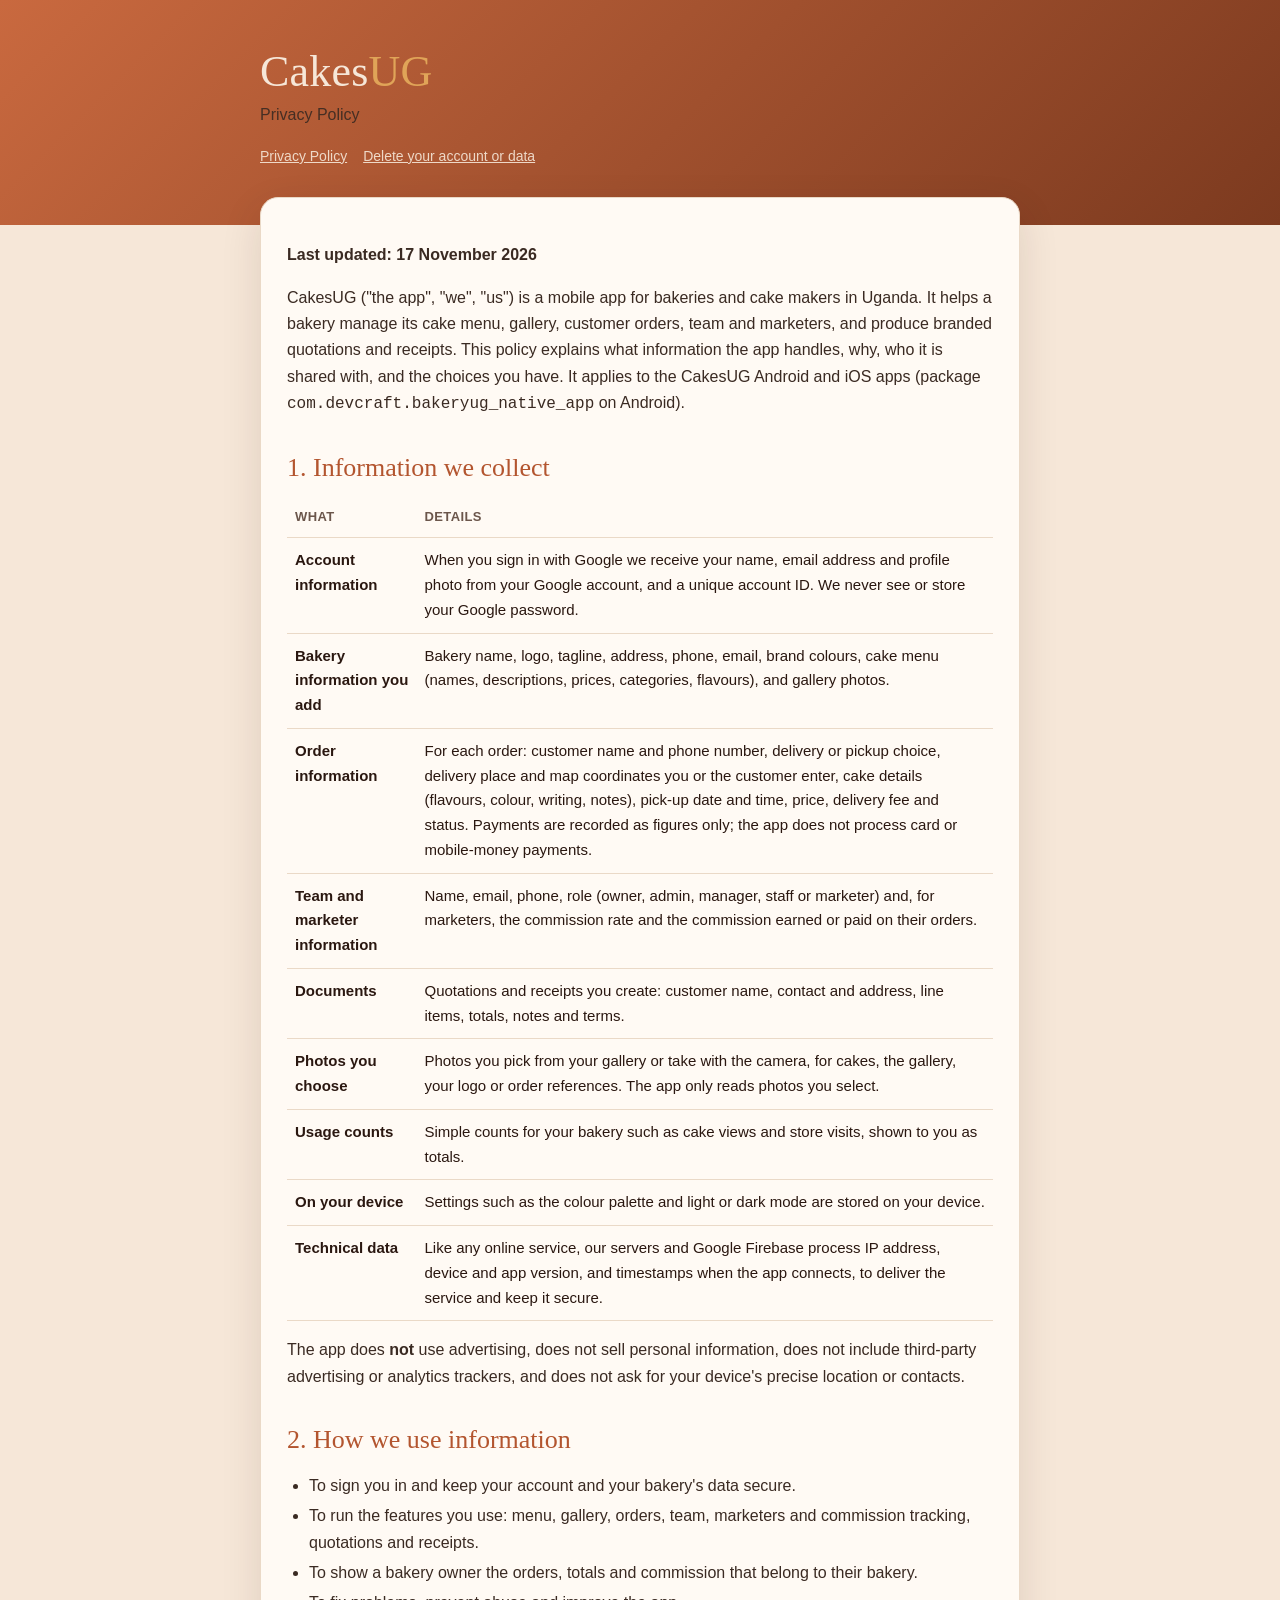
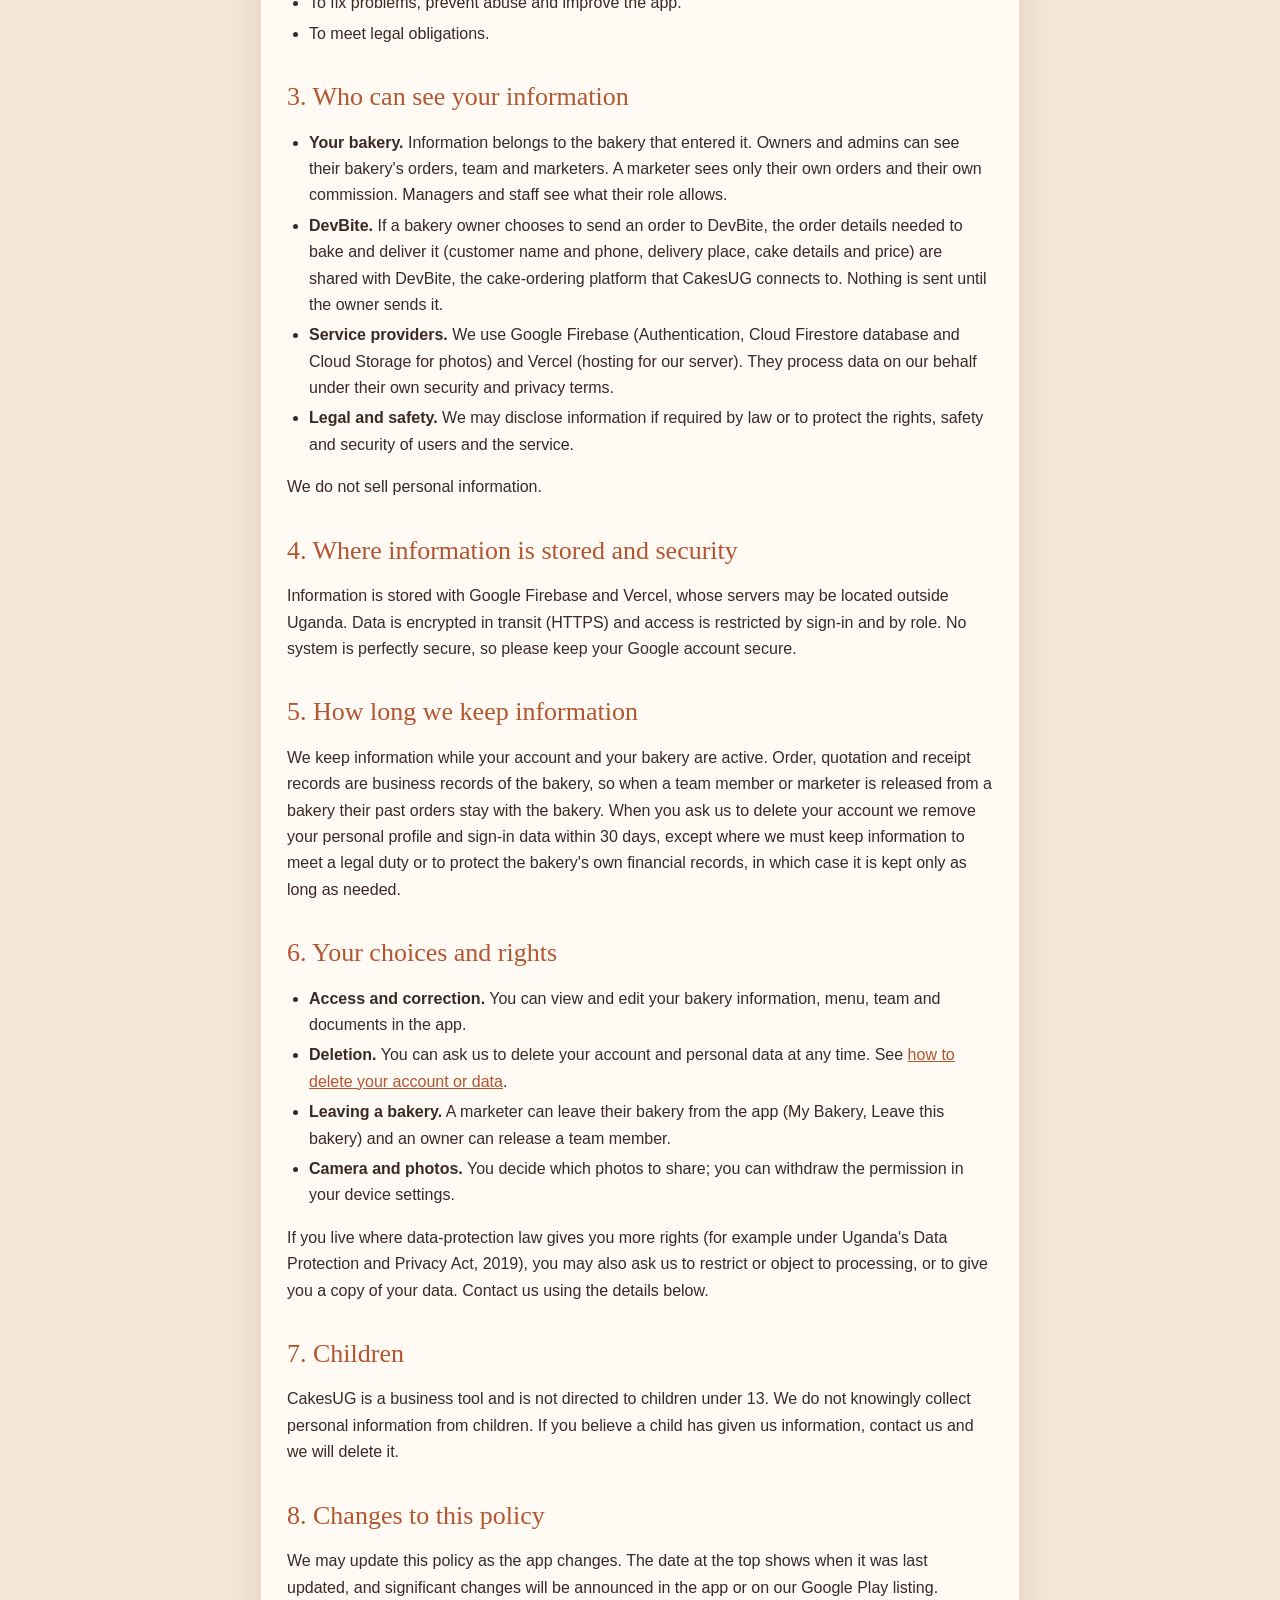
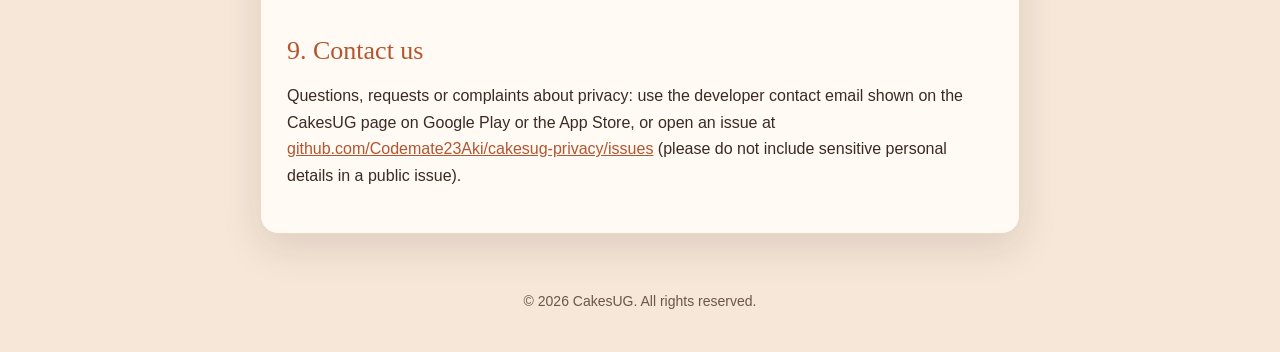
<file: index.html>
<!doctype html>
<html lang="en">
<head>
<meta charset="utf-8">
<meta name="viewport" content="width=device-width,initial-scale=1">
<title>CakesUG Privacy Policy</title>
<meta name="description" content="How the CakesUG app collects, uses, shares and protects information.">
<link rel="stylesheet" href="style.css">
</head>
<body>
<header><div class="wrap">
  <h1>Cakes<span>UG</span></h1>
  <p>Privacy Policy</p>
  <nav style="margin-top:14px"><a href="index.html">Privacy Policy</a><a href="delete-account.html">Delete your account or data</a></nav>
</div></header>
<main><div class="wrap"><div class="card">

<p><strong>Last updated: 17 November 2026</strong></p>
<p>CakesUG ("the app", "we", "us") is a mobile app for bakeries and cake makers in Uganda. It helps a bakery manage its cake menu, gallery, customer orders, team and marketers, and produce branded quotations and receipts. This policy explains what information the app handles, why, who it is shared with, and the choices you have. It applies to the CakesUG Android and iOS apps (package <code>com.devcraft.bakeryug_native_app</code> on Android).</p>

<h2>1. Information we collect</h2>
<table>
<tr><th>What</th><th>Details</th></tr>
<tr><td><strong>Account information</strong></td><td>When you sign in with Google we receive your name, email address and profile photo from your Google account, and a unique account ID. We never see or store your Google password.</td></tr>
<tr><td><strong>Bakery information you add</strong></td><td>Bakery name, logo, tagline, address, phone, email, brand colours, cake menu (names, descriptions, prices, categories, flavours), and gallery photos.</td></tr>
<tr><td><strong>Order information</strong></td><td>For each order: customer name and phone number, delivery or pickup choice, delivery place and map coordinates you or the customer enter, cake details (flavours, colour, writing, notes), pick-up date and time, price, delivery fee and status. Payments are recorded as figures only; the app does not process card or mobile-money payments.</td></tr>
<tr><td><strong>Team and marketer information</strong></td><td>Name, email, phone, role (owner, admin, manager, staff or marketer) and, for marketers, the commission rate and the commission earned or paid on their orders.</td></tr>
<tr><td><strong>Documents</strong></td><td>Quotations and receipts you create: customer name, contact and address, line items, totals, notes and terms.</td></tr>
<tr><td><strong>Photos you choose</strong></td><td>Photos you pick from your gallery or take with the camera, for cakes, the gallery, your logo or order references. The app only reads photos you select.</td></tr>
<tr><td><strong>Usage counts</strong></td><td>Simple counts for your bakery such as cake views and store visits, shown to you as totals.</td></tr>
<tr><td><strong>On your device</strong></td><td>Settings such as the colour palette and light or dark mode are stored on your device.</td></tr>
<tr><td><strong>Technical data</strong></td><td>Like any online service, our servers and Google Firebase process IP address, device and app version, and timestamps when the app connects, to deliver the service and keep it secure.</td></tr>
</table>
<p>The app does <strong>not</strong> use advertising, does not sell personal information, does not include third-party advertising or analytics trackers, and does not ask for your device's precise location or contacts.</p>

<h2>2. How we use information</h2>
<ul>
<li>To sign you in and keep your account and your bakery's data secure.</li>
<li>To run the features you use: menu, gallery, orders, team, marketers and commission tracking, quotations and receipts.</li>
<li>To show a bakery owner the orders, totals and commission that belong to their bakery.</li>
<li>To fix problems, prevent abuse and improve the app.</li>
<li>To meet legal obligations.</li>
</ul>

<h2>3. Who can see your information</h2>
<ul>
<li><strong>Your bakery.</strong> Information belongs to the bakery that entered it. Owners and admins can see their bakery's orders, team and marketers. A marketer sees only their own orders and their own commission. Managers and staff see what their role allows.</li>
<li><strong>DevBite.</strong> If a bakery owner chooses to send an order to DevBite, the order details needed to bake and deliver it (customer name and phone, delivery place, cake details and price) are shared with DevBite, the cake-ordering platform that CakesUG connects to. Nothing is sent until the owner sends it.</li>
<li><strong>Service providers.</strong> We use Google Firebase (Authentication, Cloud Firestore database and Cloud Storage for photos) and Vercel (hosting for our server). They process data on our behalf under their own security and privacy terms.</li>
<li><strong>Legal and safety.</strong> We may disclose information if required by law or to protect the rights, safety and security of users and the service.</li>
</ul>
<p>We do not sell personal information.</p>

<h2>4. Where information is stored and security</h2>
<p>Information is stored with Google Firebase and Vercel, whose servers may be located outside Uganda. Data is encrypted in transit (HTTPS) and access is restricted by sign-in and by role. No system is perfectly secure, so please keep your Google account secure.</p>

<h2>5. How long we keep information</h2>
<p>We keep information while your account and your bakery are active. Order, quotation and receipt records are business records of the bakery, so when a team member or marketer is released from a bakery their past orders stay with the bakery. When you ask us to delete your account we remove your personal profile and sign-in data within 30 days, except where we must keep information to meet a legal duty or to protect the bakery's own financial records, in which case it is kept only as long as needed.</p>

<h2>6. Your choices and rights</h2>
<ul>
<li><strong>Access and correction.</strong> You can view and edit your bakery information, menu, team and documents in the app.</li>
<li><strong>Deletion.</strong> You can ask us to delete your account and personal data at any time. See <a href="delete-account.html">how to delete your account or data</a>.</li>
<li><strong>Leaving a bakery.</strong> A marketer can leave their bakery from the app (My Bakery, Leave this bakery) and an owner can release a team member.</li>
<li><strong>Camera and photos.</strong> You decide which photos to share; you can withdraw the permission in your device settings.</li>
</ul>
<p>If you live where data-protection law gives you more rights (for example under Uganda's Data Protection and Privacy Act, 2019), you may also ask us to restrict or object to processing, or to give you a copy of your data. Contact us using the details below.</p>

<h2>7. Children</h2>
<p>CakesUG is a business tool and is not directed to children under 13. We do not knowingly collect personal information from children. If you believe a child has given us information, contact us and we will delete it.</p>

<h2>8. Changes to this policy</h2>
<p>We may update this policy as the app changes. The date at the top shows when it was last updated, and significant changes will be announced in the app or on our Google Play listing.</p>

<h2>9. Contact us</h2>
<p>Questions, requests or complaints about privacy: use the developer contact email shown on the CakesUG page on Google Play or the App Store, or open an issue at <a href="https://github.com/Codemate23Aki/cakesug-privacy/issues">github.com/Codemate23Aki/cakesug-privacy/issues</a> (please do not include sensitive personal details in a public issue).</p>

</div></div></main>
<footer>&copy; 2026 CakesUG. All rights reserved.</footer>
</body>
</html>
</file>
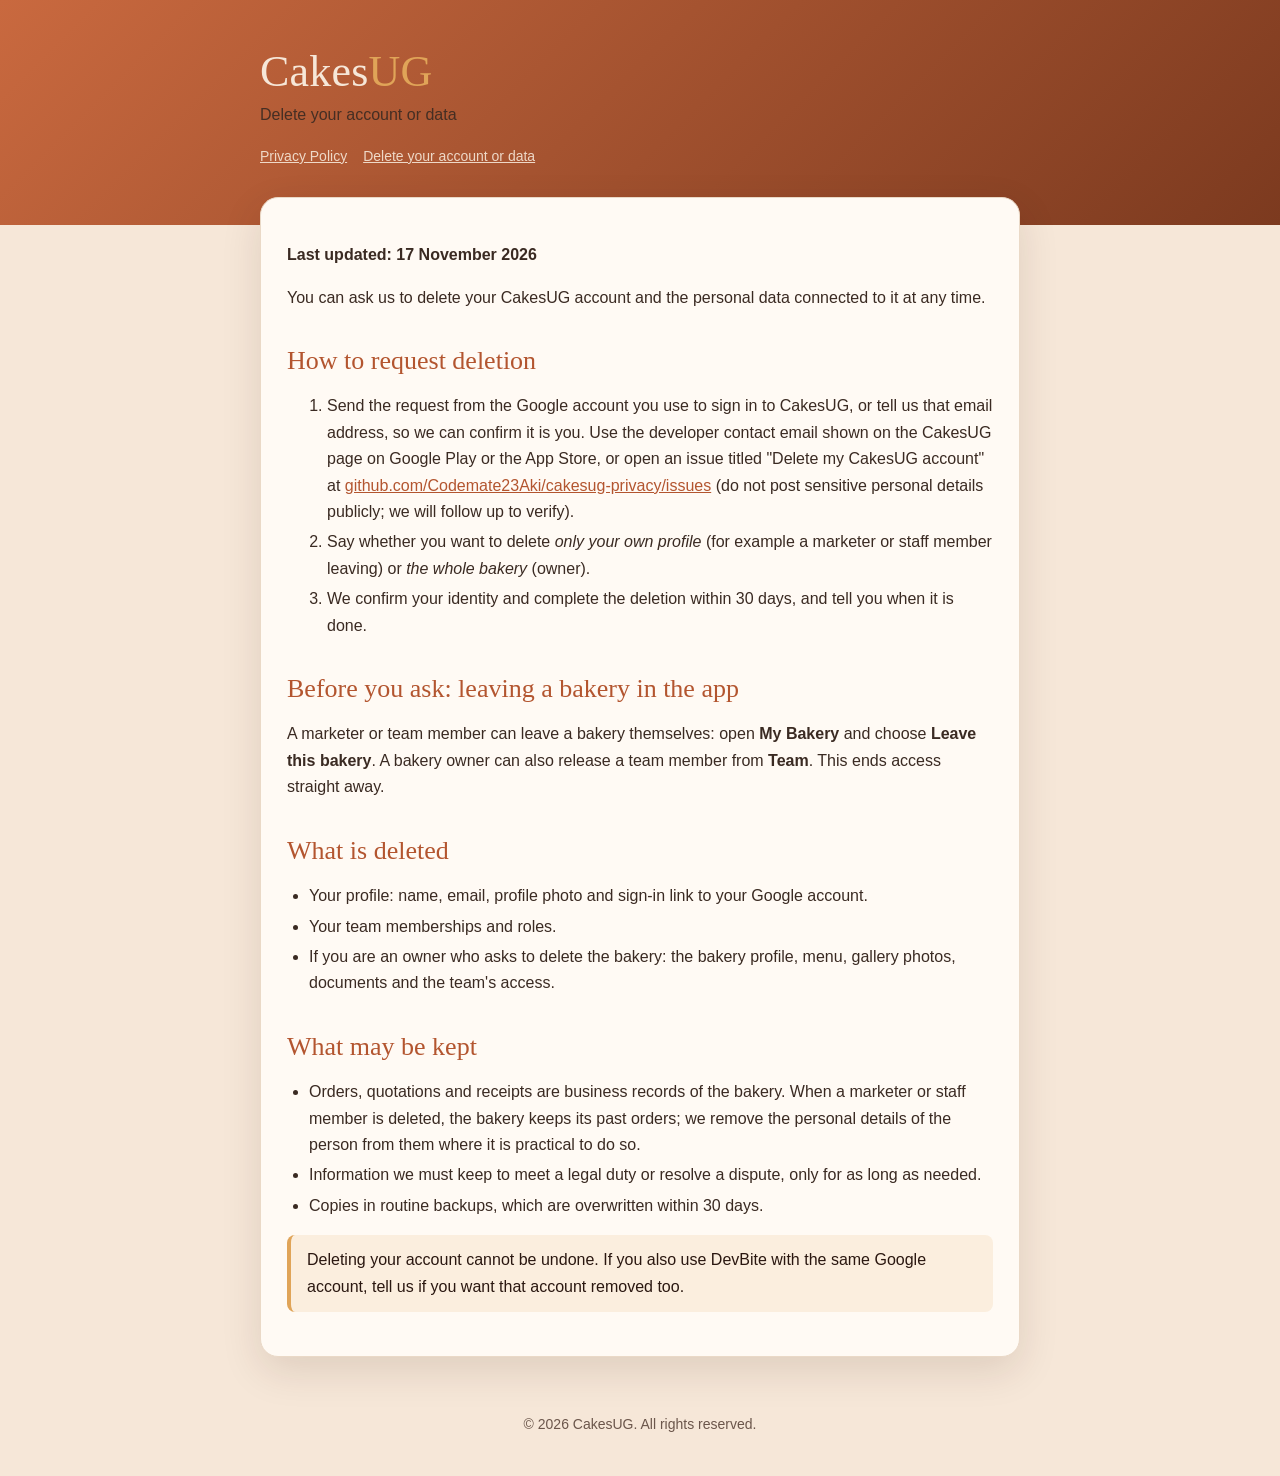
<file: delete-account.html>
<!doctype html>
<html lang="en">
<head>
<meta charset="utf-8">
<meta name="viewport" content="width=device-width,initial-scale=1">
<title>Delete your CakesUG account or data</title>
<meta name="description" content="How to delete your CakesUG account and the data we hold about you.">
<link rel="stylesheet" href="style.css">
</head>
<body>
<header><div class="wrap">
  <h1>Cakes<span>UG</span></h1>
  <p>Delete your account or data</p>
  <nav style="margin-top:14px"><a href="index.html">Privacy Policy</a><a href="delete-account.html">Delete your account or data</a></nav>
</div></header>
<main><div class="wrap"><div class="card">

<p><strong>Last updated: 17 November 2026</strong></p>
<p>You can ask us to delete your CakesUG account and the personal data connected to it at any time.</p>

<h2>How to request deletion</h2>
<ol>
<li>Send the request from the Google account you use to sign in to CakesUG, or tell us that email address, so we can confirm it is you. Use the developer contact email shown on the CakesUG page on Google Play or the App Store, or open an issue titled "Delete my CakesUG account" at <a href="https://github.com/Codemate23Aki/cakesug-privacy/issues">github.com/Codemate23Aki/cakesug-privacy/issues</a> (do not post sensitive personal details publicly; we will follow up to verify).</li>
<li>Say whether you want to delete <em>only your own profile</em> (for example a marketer or staff member leaving) or <em>the whole bakery</em> (owner).</li>
<li>We confirm your identity and complete the deletion within 30 days, and tell you when it is done.</li>
</ol>

<h2>Before you ask: leaving a bakery in the app</h2>
<p>A marketer or team member can leave a bakery themselves: open <strong>My Bakery</strong> and choose <strong>Leave this bakery</strong>. A bakery owner can also release a team member from <strong>Team</strong>. This ends access straight away.</p>

<h2>What is deleted</h2>
<ul>
<li>Your profile: name, email, profile photo and sign-in link to your Google account.</li>
<li>Your team memberships and roles.</li>
<li>If you are an owner who asks to delete the bakery: the bakery profile, menu, gallery photos, documents and the team's access.</li>
</ul>

<h2>What may be kept</h2>
<ul>
<li>Orders, quotations and receipts are business records of the bakery. When a marketer or staff member is deleted, the bakery keeps its past orders; we remove the personal details of the person from them where it is practical to do so.</li>
<li>Information we must keep to meet a legal duty or resolve a dispute, only for as long as needed.</li>
<li>Copies in routine backups, which are overwritten within 30 days.</li>
</ul>

<div class="note">Deleting your account cannot be undone. If you also use DevBite with the same Google account, tell us if you want that account removed too.</div>

</div></div></main>
<footer>&copy; 2026 CakesUG. All rights reserved.</footer>
</body>
</html>
</file>
<file: style.css>
:root{--terracotta:#b3552f;--cream:#f6e7d8;--gold:#e0a458;--cocoa:#2a1710;--paper:#fffaf4;--muted:#6b564b;--line:#ead9c7}
*{box-sizing:border-box}
html{-webkit-text-size-adjust:100%}
body{margin:0;background:var(--cream);color:var(--cocoa);font:16px/1.65 -apple-system,BlinkMacSystemFont,"Segoe UI",Roboto,Helvetica,Arial,sans-serif}
header{background:linear-gradient(135deg,#c9693f,#7c3a1f);color:var(--cream);padding:48px 20px 56px}
.wrap{max-width:760px;margin:0 auto}
header h1{margin:0 0 6px;font:400 44px/1.1 Georgia,"Times New Roman",serif;letter-spacing:.2px}
header h1 span{color:var(--gold)}
header p{margin:0;opacity:.9}
main{padding:0 20px 56px}
.card{background:var(--paper);border:1px solid var(--line);border-radius:18px;padding:28px 26px;margin:-28px auto 0;box-shadow:0 14px 40px rgba(60,28,12,.12)}
h2{margin:34px 0 8px;font:400 26px/1.25 Georgia,"Times New Roman",serif;color:var(--terracotta)}
h3{margin:22px 0 4px;font-size:17px}
p,li{color:#3a2a22}
ul{padding-left:22px}
li{margin:4px 0}
a{color:var(--terracotta)}
table{width:100%;border-collapse:collapse;margin:12px 0;font-size:15px}
th,td{text-align:left;vertical-align:top;border-bottom:1px solid var(--line);padding:10px 8px}
th{color:var(--muted);font-weight:600;font-size:13px;text-transform:uppercase;letter-spacing:.4px}
.note{background:#fbeede;border-left:4px solid var(--gold);padding:12px 16px;border-radius:8px;margin:16px 0}
footer{text-align:center;color:var(--muted);font-size:14px;padding:0 20px 40px}
nav a{color:var(--cream);margin-right:16px;font-size:14px;opacity:.9}
@media(max-width:520px){header h1{font-size:36px}.card{padding:22px 18px}}
</file>
